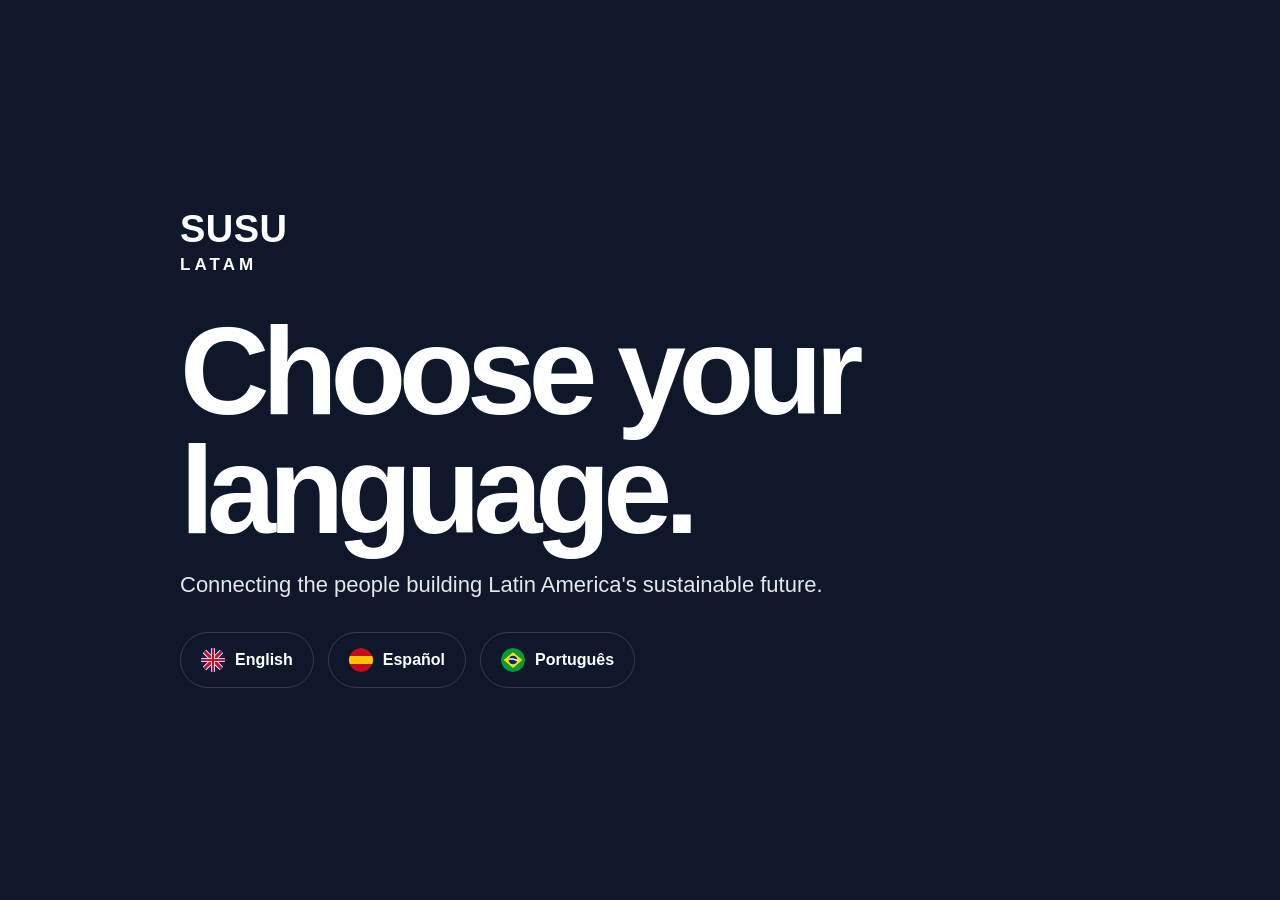
<file: index.html>
<!doctype html><html lang="en"><head><meta charset="utf-8"><meta name="viewport" content="width=device-width, initial-scale=1"><title>SUSU LATAM</title><link rel="icon" href="assets/favicon.svg" type="image/svg+xml"><link rel="stylesheet" href="style.css"></head><body><main class="language-home"><div class="language-box"><div class="logo-mark"><span>SUSU</span><small>LATAM</small></div><h1>Choose your language.</h1><p>Connecting the people building Latin America's sustainable future.</p><div class="language-options"><a href="en/"><img src="assets/flags/gb.svg" alt="English"> English</a><a href="es/"><img src="assets/flags/es.svg" alt="Español"> Español</a><a href="pt/"><img src="assets/flags/br.svg" alt="Português"> Português</a></div></div></main></body></html>
</file>
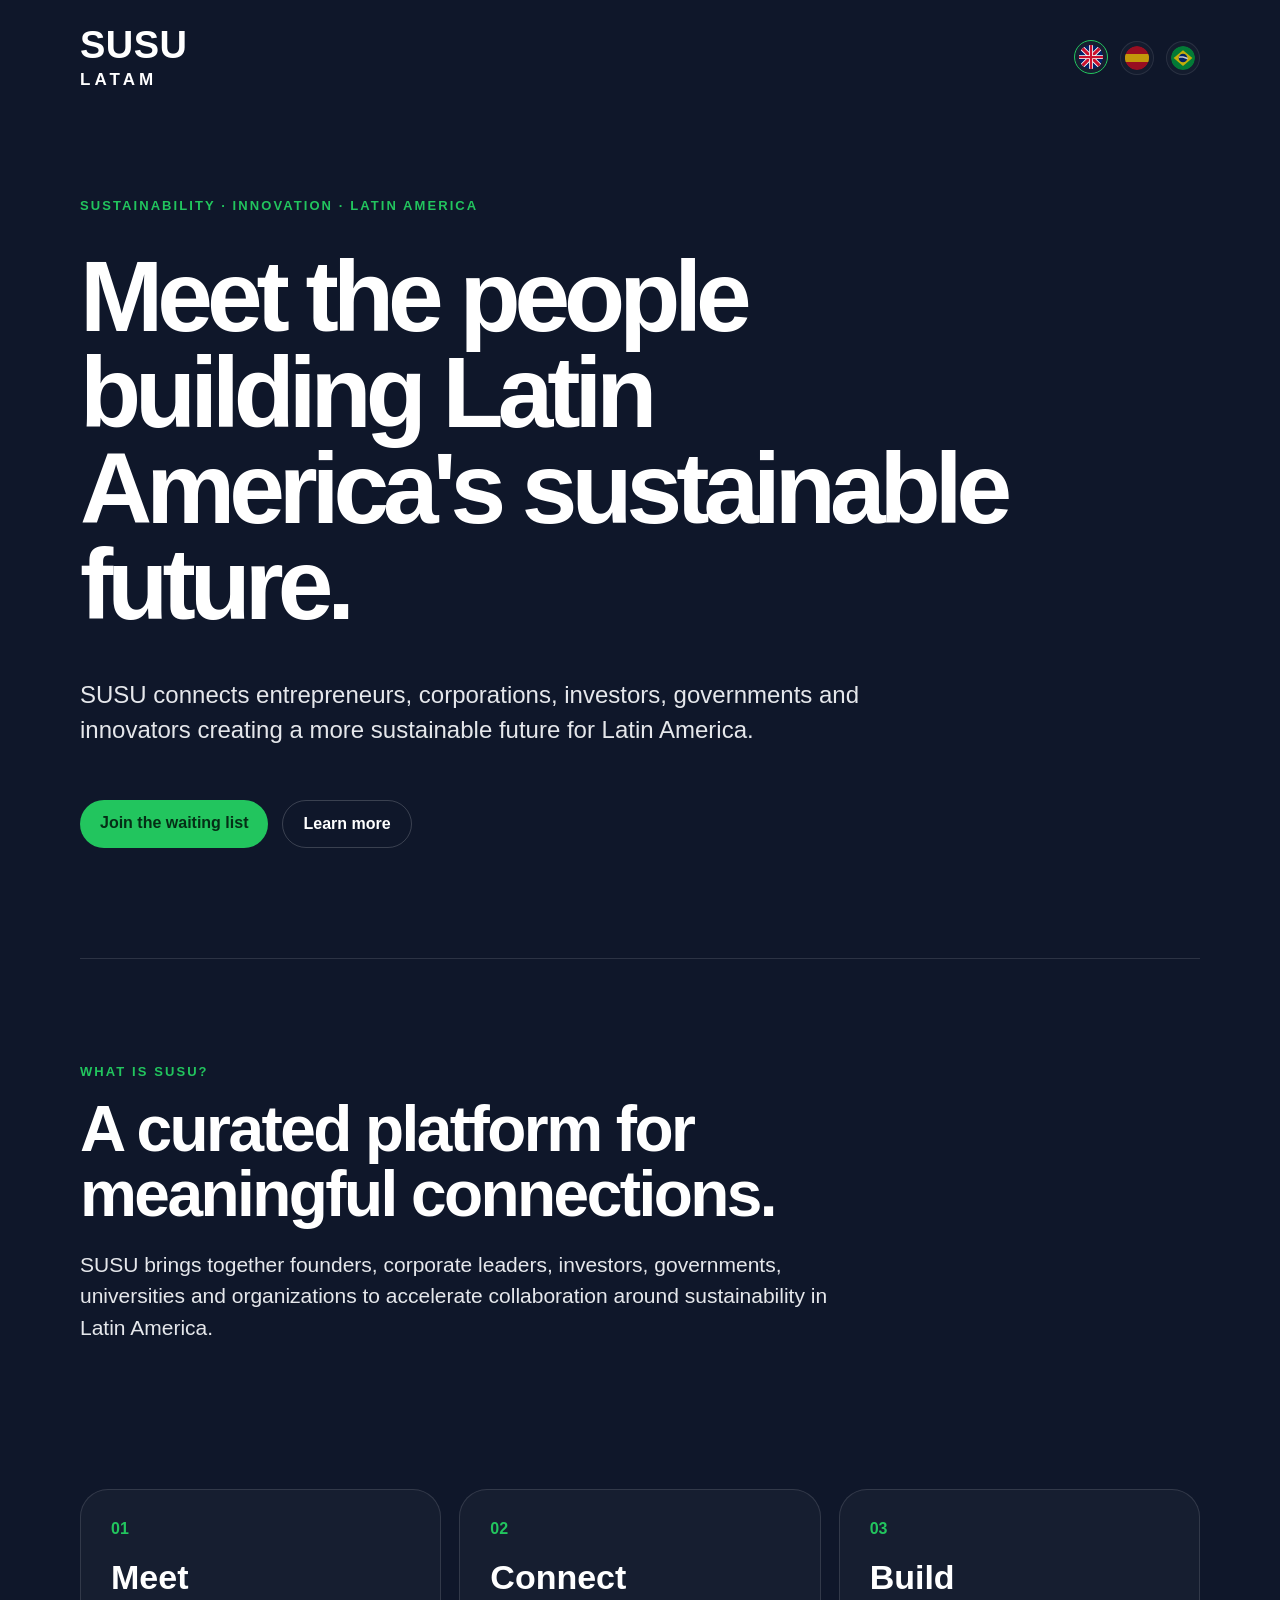
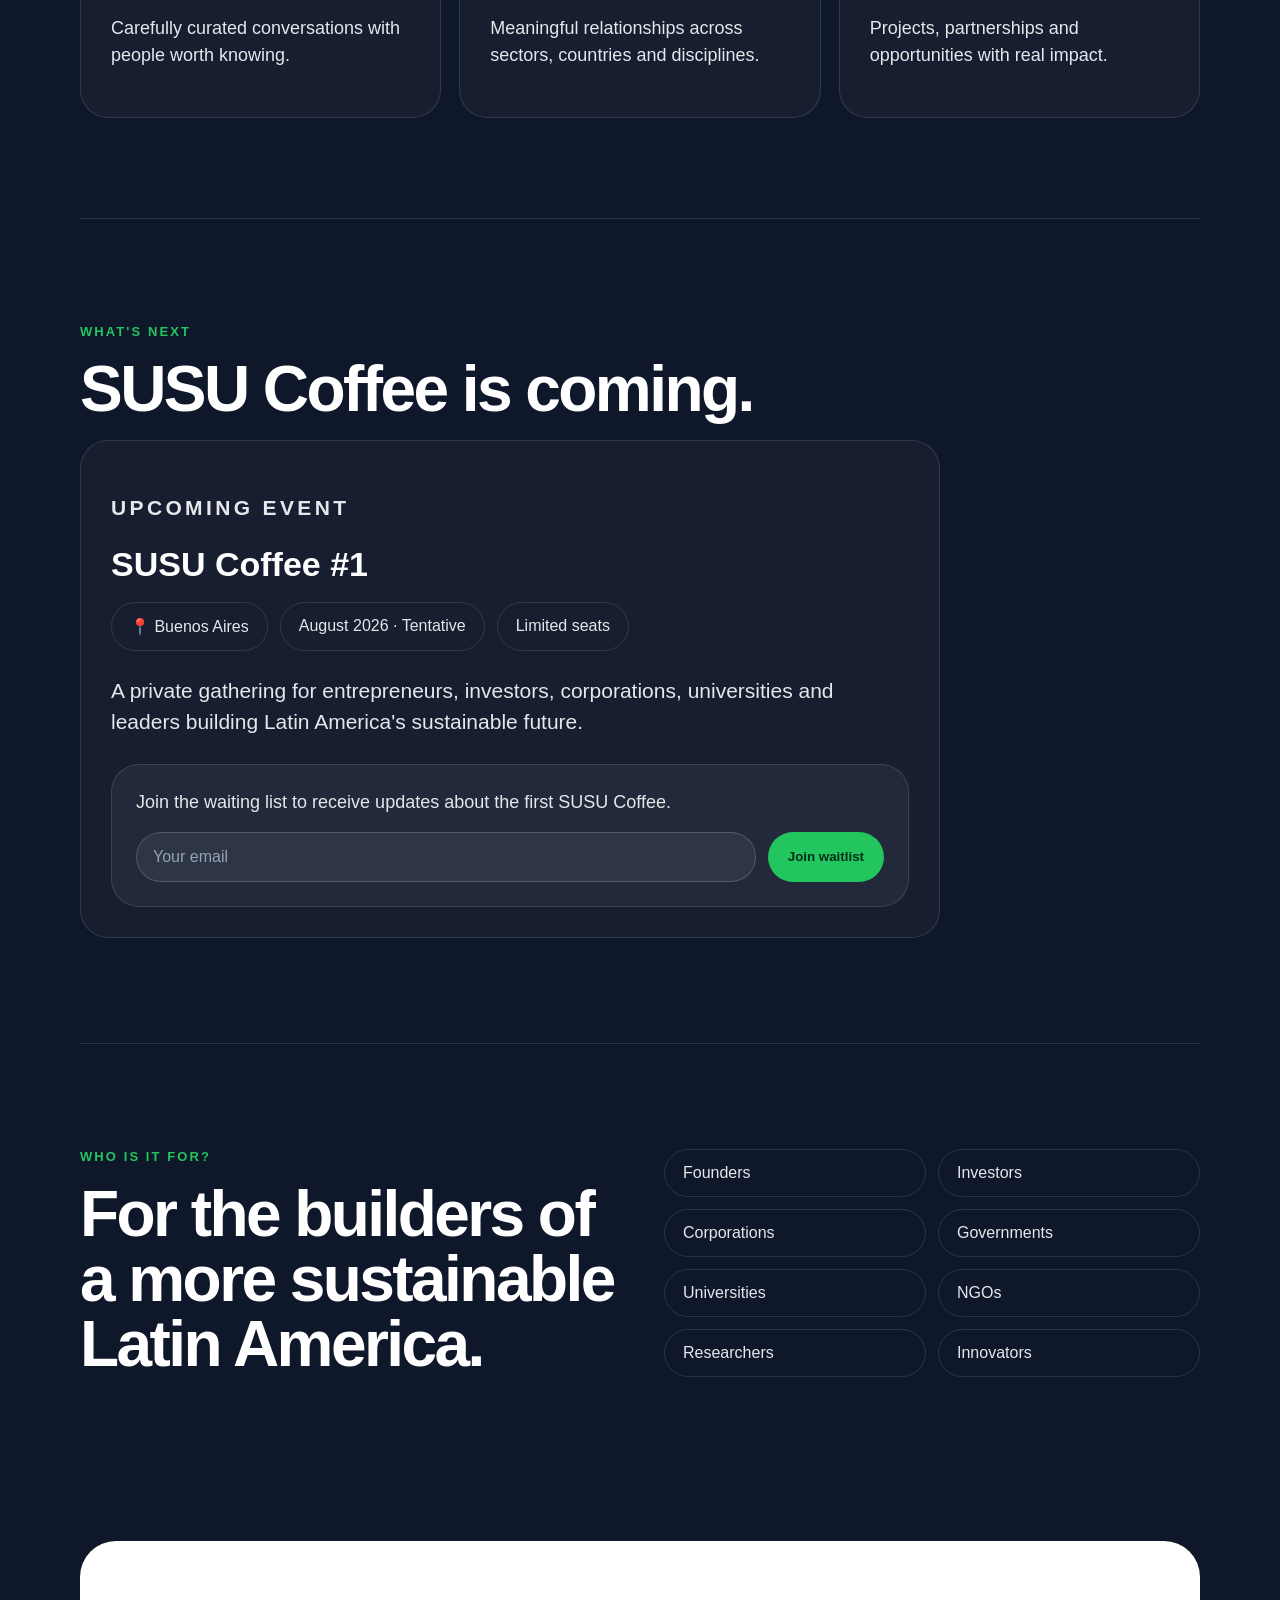
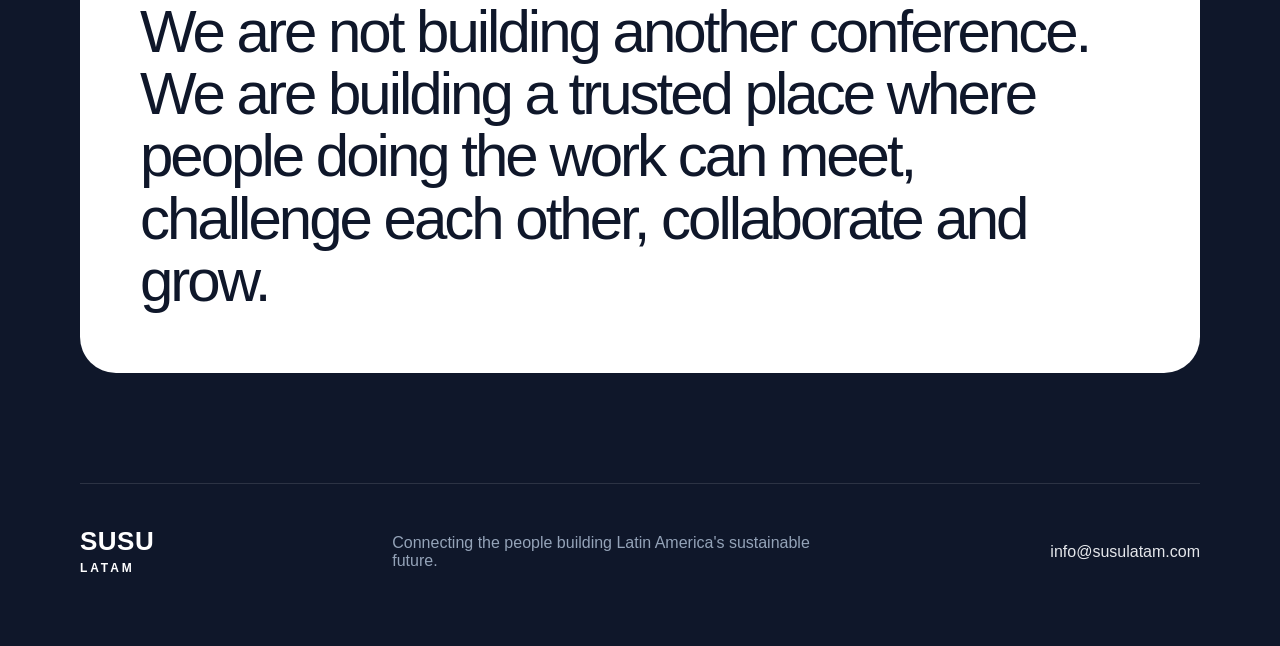
<file: en/index.html>
<!doctype html><html lang="en"><head><meta charset="utf-8"><meta name="viewport" content="width=device-width, initial-scale=1"><title>SUSU LATAM</title><meta name="description" content="SUSU connects entrepreneurs, corporations, investors, governments and innovators creating a more sustainable future for Latin America."><meta property="og:title" content="SUSU LATAM"><meta property="og:description" content="SUSU connects entrepreneurs, corporations, investors, governments and innovators creating a more sustainable future for Latin America."><meta property="og:type" content="website"><meta property="og:image" content="../assets/og-image.svg"><link rel="icon" href="../assets/favicon.svg" type="image/svg+xml"><link rel="stylesheet" href="../style.css"></head><body><header class="nav"><a class="logo-mark" href="../"><span>SUSU</span><small>LATAM</small></a><nav class="lang"><a class="active" href="../en/"><img src="../assets/flags/gb.svg" alt="English"></a><a class="" href="../es/"><img src="../assets/flags/es.svg" alt="Español"></a><a class="" href="../pt/"><img src="../assets/flags/br.svg" alt="Português"></a></nav></header><main><section class="hero"><p class="eyebrow">Sustainability · Innovation · Latin America</p><h1>Meet the people building Latin America's sustainable future.</h1><p class="subtitle">SUSU connects entrepreneurs, corporations, investors, governments and innovators creating a more sustainable future for Latin America.</p><div class="cta-row"><a class="button" href="#waitlist">Join the waiting list</a><a class="button secondary" href="#about">Learn more</a></div></section><section id="about" class="section"><div class="section-label">What is SUSU?</div><h2>A curated platform for meaningful connections.</h2><p>SUSU brings together founders, corporate leaders, investors, governments, universities and organizations to accelerate collaboration around sustainability in Latin America.</p></section><section class="cards"><article><span>01</span><h3>Meet</h3><p>Carefully curated conversations with people worth knowing.</p></article><article><span>02</span><h3>Connect</h3><p>Meaningful relationships across sectors, countries and disciplines.</p></article><article><span>03</span><h3>Build</h3><p>Projects, partnerships and opportunities with real impact.</p></article></section><section id="events" class="section"><div class="section-label">What's next</div><h2>SUSU Coffee is coming.</h2><div class="event-card"><p class="eyebrow">Upcoming event</p><h3>SUSU Coffee #1</h3><div class="event-meta"><span>📍 Buenos Aires</span><span>August 2026 · Tentative</span><span>Limited seats</span></div><p>A private gathering for entrepreneurs, investors, corporations, universities and leaders building Latin America's sustainable future.</p><div id="waitlist" class="waitlist-box"><p>Join the waiting list to receive updates about the first SUSU Coffee.</p><form class="waitlist-form" action="https://forms.gle/YQpwiHDhgTH37HHL8" method="get" target="_blank"><input type="email" placeholder="Your email" aria-label="Email"><button class="button" type="submit">Join waitlist</button></form></div></div></section><section class="section split"><div><div class="section-label">Who is it for?</div><h2>For the builders of a more sustainable Latin America.</h2></div><ul class="audience"><li>Founders</li><li>Investors</li><li>Corporations</li><li>Governments</li><li>Universities</li><li>NGOs</li><li>Researchers</li><li>Innovators</li></ul></section><section class="manifesto"><p>We are not building another conference. We are building a trusted place where people doing the work can meet, challenge each other, collaborate and grow.</p></section></main><footer><div class="logo-mark footer"><span>SUSU</span><small>LATAM</small></div><p>Connecting the people building Latin America's sustainable future.</p><a href="mailto:info@susulatam.com">info@susulatam.com</a></footer></body></html>
</file>
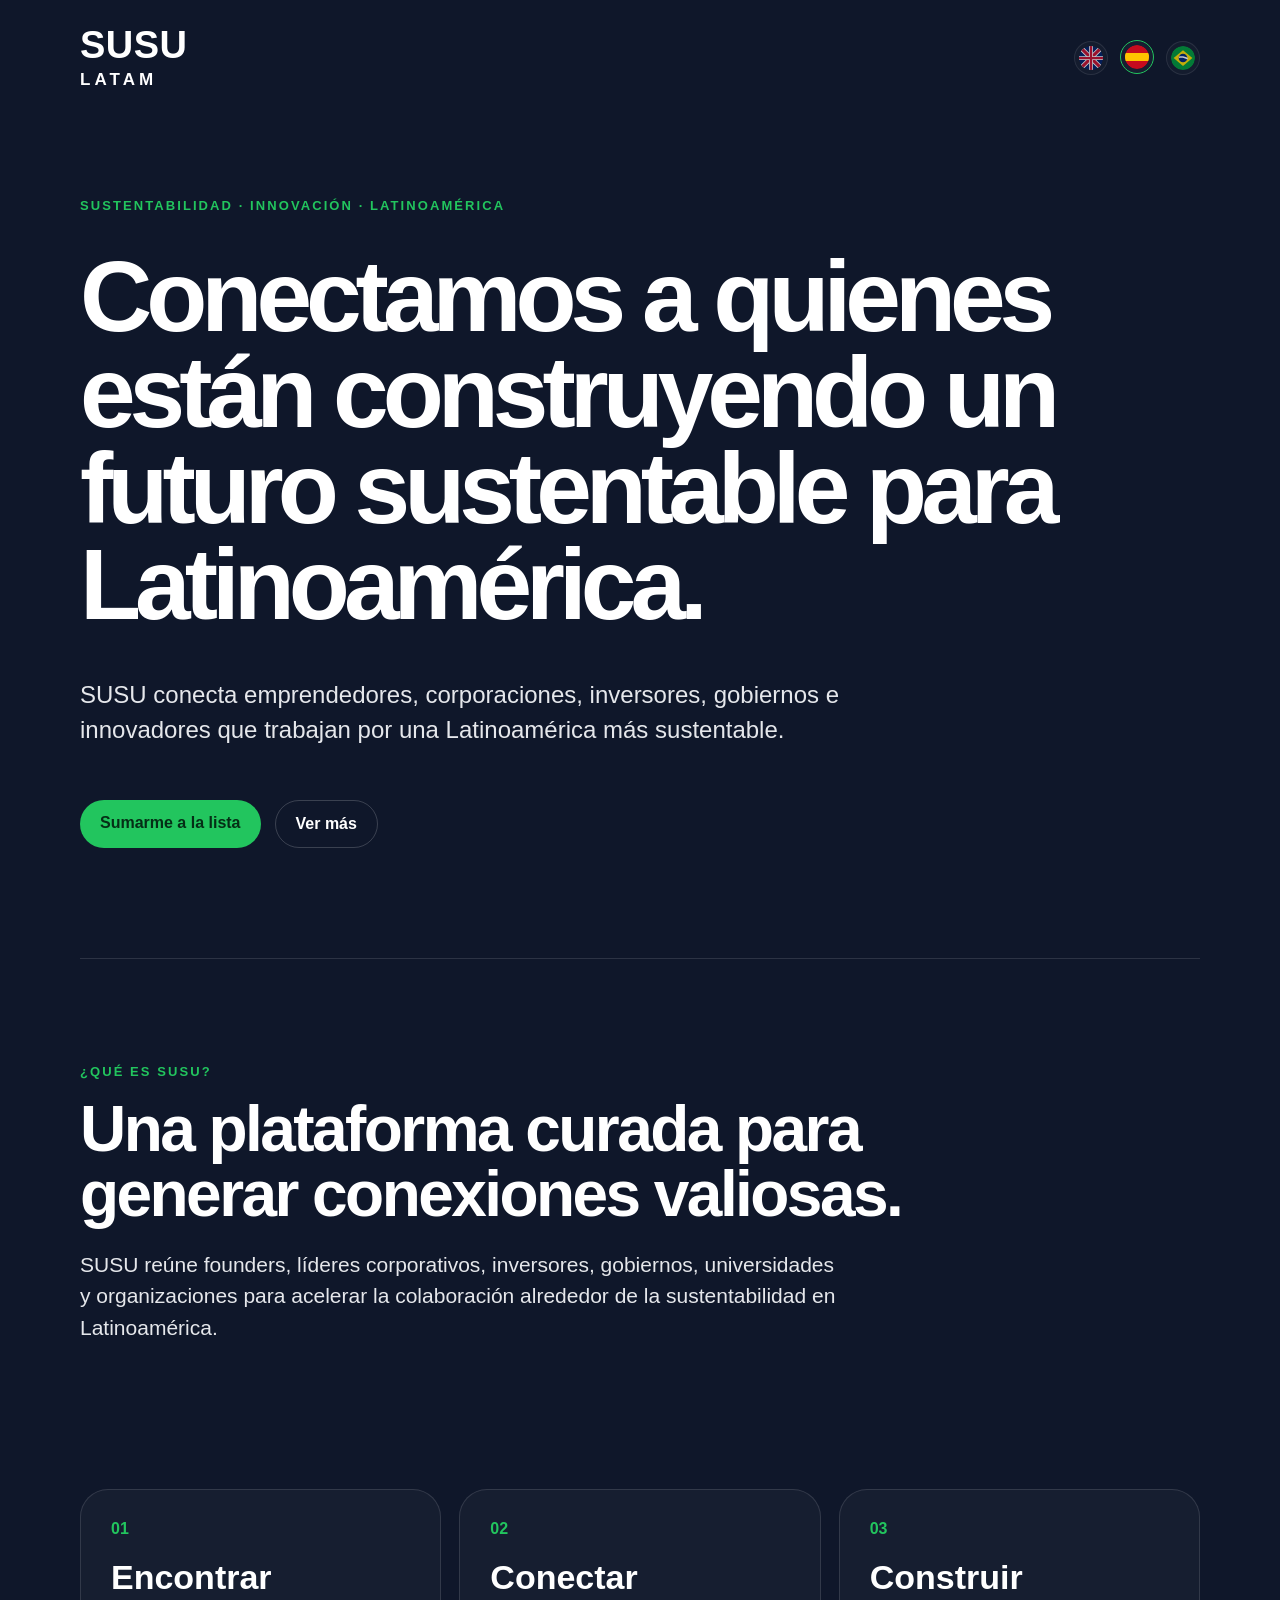
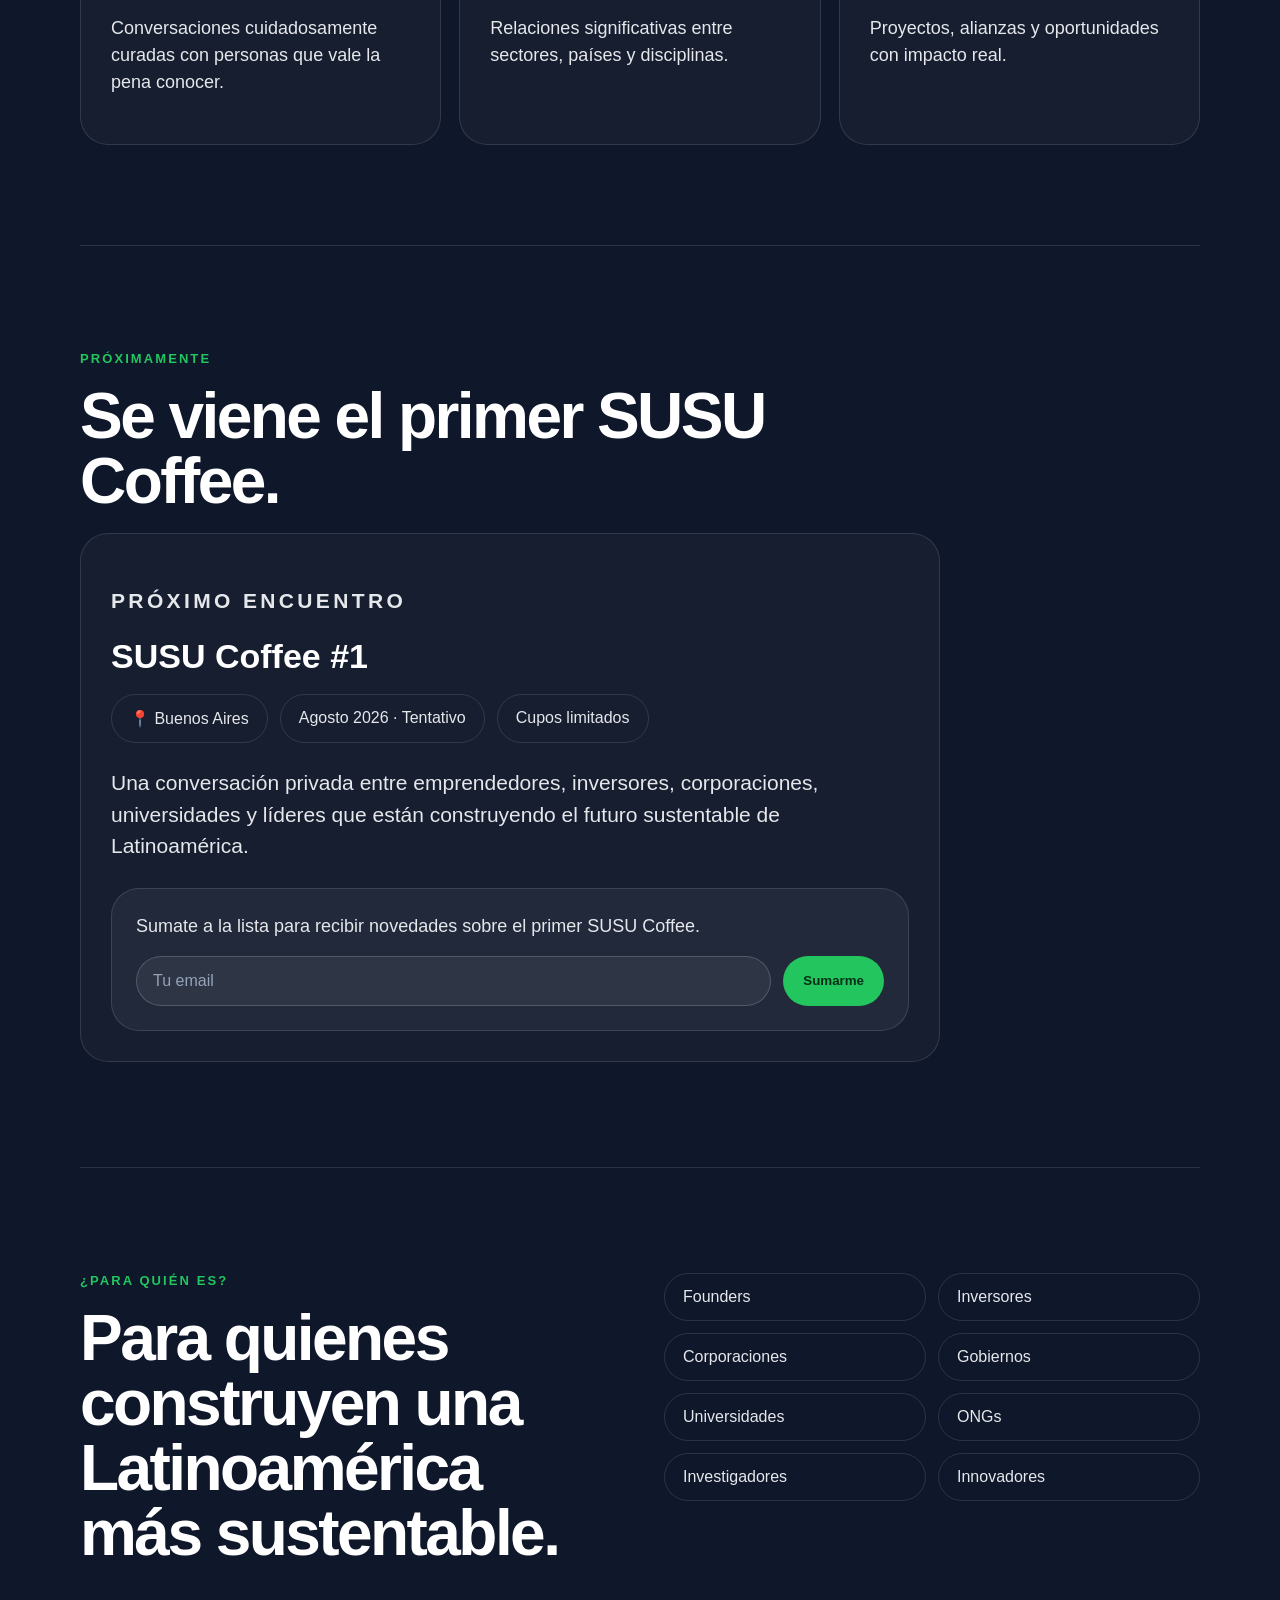
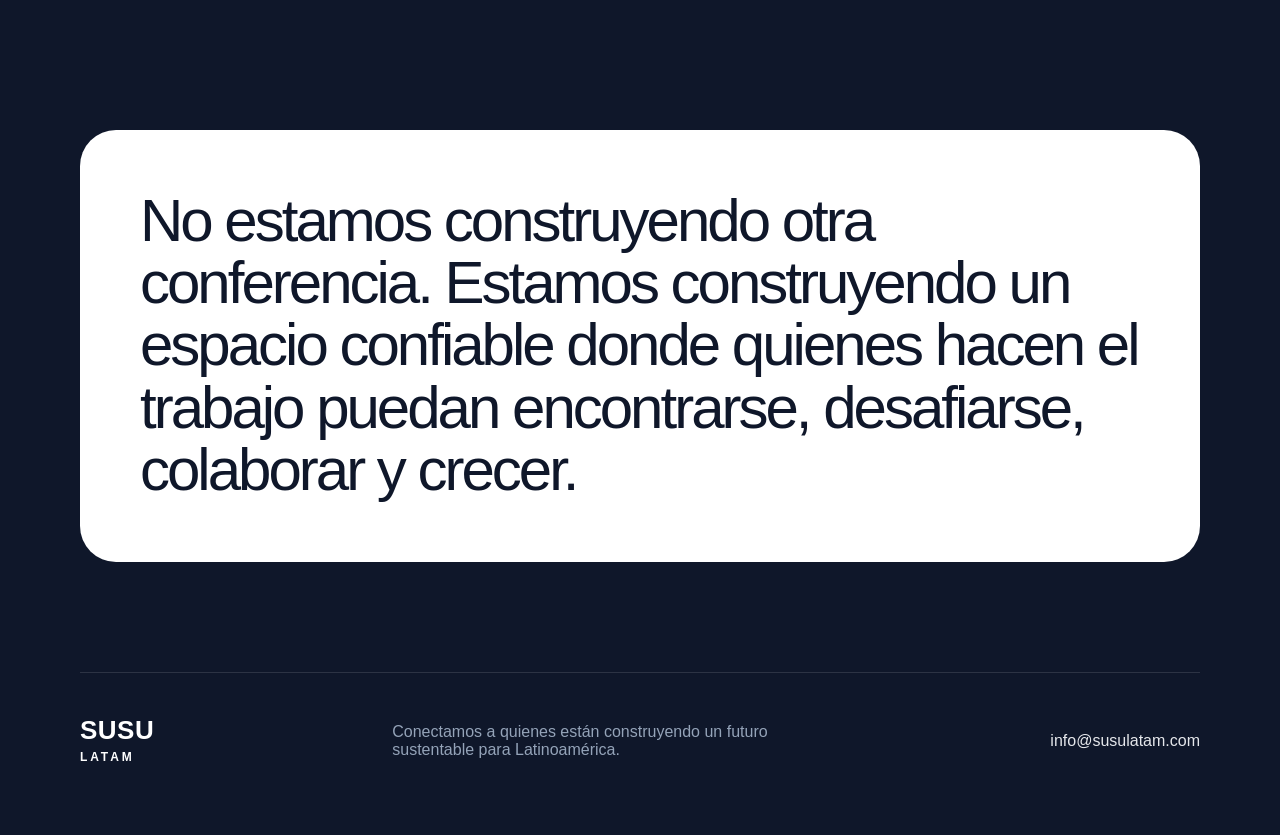
<file: es/index.html>
<!doctype html><html lang="es"><head><meta charset="utf-8"><meta name="viewport" content="width=device-width, initial-scale=1"><title>SUSU LATAM</title><meta name="description" content="SUSU conecta emprendedores, corporaciones, inversores, gobiernos e innovadores que trabajan por una Latinoamérica más sustentable."><meta property="og:title" content="SUSU LATAM"><meta property="og:description" content="SUSU conecta emprendedores, corporaciones, inversores, gobiernos e innovadores que trabajan por una Latinoamérica más sustentable."><meta property="og:type" content="website"><meta property="og:image" content="../assets/og-image.svg"><link rel="icon" href="../assets/favicon.svg" type="image/svg+xml"><link rel="stylesheet" href="../style.css"></head><body><header class="nav"><a class="logo-mark" href="../"><span>SUSU</span><small>LATAM</small></a><nav class="lang"><a class="" href="../en/"><img src="../assets/flags/gb.svg" alt="English"></a><a class="active" href="../es/"><img src="../assets/flags/es.svg" alt="Español"></a><a class="" href="../pt/"><img src="../assets/flags/br.svg" alt="Português"></a></nav></header><main><section class="hero"><p class="eyebrow">Sustentabilidad · Innovación · Latinoamérica</p><h1>Conectamos a quienes están construyendo un futuro sustentable para Latinoamérica.</h1><p class="subtitle">SUSU conecta emprendedores, corporaciones, inversores, gobiernos e innovadores que trabajan por una Latinoamérica más sustentable.</p><div class="cta-row"><a class="button" href="#waitlist">Sumarme a la lista</a><a class="button secondary" href="#about">Ver más</a></div></section><section id="about" class="section"><div class="section-label">¿Qué es SUSU?</div><h2>Una plataforma curada para generar conexiones valiosas.</h2><p>SUSU reúne founders, líderes corporativos, inversores, gobiernos, universidades y organizaciones para acelerar la colaboración alrededor de la sustentabilidad en Latinoamérica.</p></section><section class="cards"><article><span>01</span><h3>Encontrar</h3><p>Conversaciones cuidadosamente curadas con personas que vale la pena conocer.</p></article><article><span>02</span><h3>Conectar</h3><p>Relaciones significativas entre sectores, países y disciplinas.</p></article><article><span>03</span><h3>Construir</h3><p>Proyectos, alianzas y oportunidades con impacto real.</p></article></section><section id="events" class="section"><div class="section-label">Próximamente</div><h2>Se viene el primer SUSU Coffee.</h2><div class="event-card"><p class="eyebrow">Próximo encuentro</p><h3>SUSU Coffee #1</h3><div class="event-meta"><span>📍 Buenos Aires</span><span>Agosto 2026 · Tentativo</span><span>Cupos limitados</span></div><p>Una conversación privada entre emprendedores, inversores, corporaciones, universidades y líderes que están construyendo el futuro sustentable de Latinoamérica.</p><div id="waitlist" class="waitlist-box"><p>Sumate a la lista para recibir novedades sobre el primer SUSU Coffee.</p><form class="waitlist-form" action="https://forms.gle/YQpwiHDhgTH37HHL8" method="get" target="_blank"><input type="email" placeholder="Tu email" aria-label="Email"><button class="button" type="submit">Sumarme</button></form></div></div></section><section class="section split"><div><div class="section-label">¿Para quién es?</div><h2>Para quienes construyen una Latinoamérica más sustentable.</h2></div><ul class="audience"><li>Founders</li><li>Inversores</li><li>Corporaciones</li><li>Gobiernos</li><li>Universidades</li><li>ONGs</li><li>Investigadores</li><li>Innovadores</li></ul></section><section class="manifesto"><p>No estamos construyendo otra conferencia. Estamos construyendo un espacio confiable donde quienes hacen el trabajo puedan encontrarse, desafiarse, colaborar y crecer.</p></section></main><footer><div class="logo-mark footer"><span>SUSU</span><small>LATAM</small></div><p>Conectamos a quienes están construyendo un futuro sustentable para Latinoamérica.</p><a href="mailto:info@susulatam.com">info@susulatam.com</a></footer></body></html>
</file>
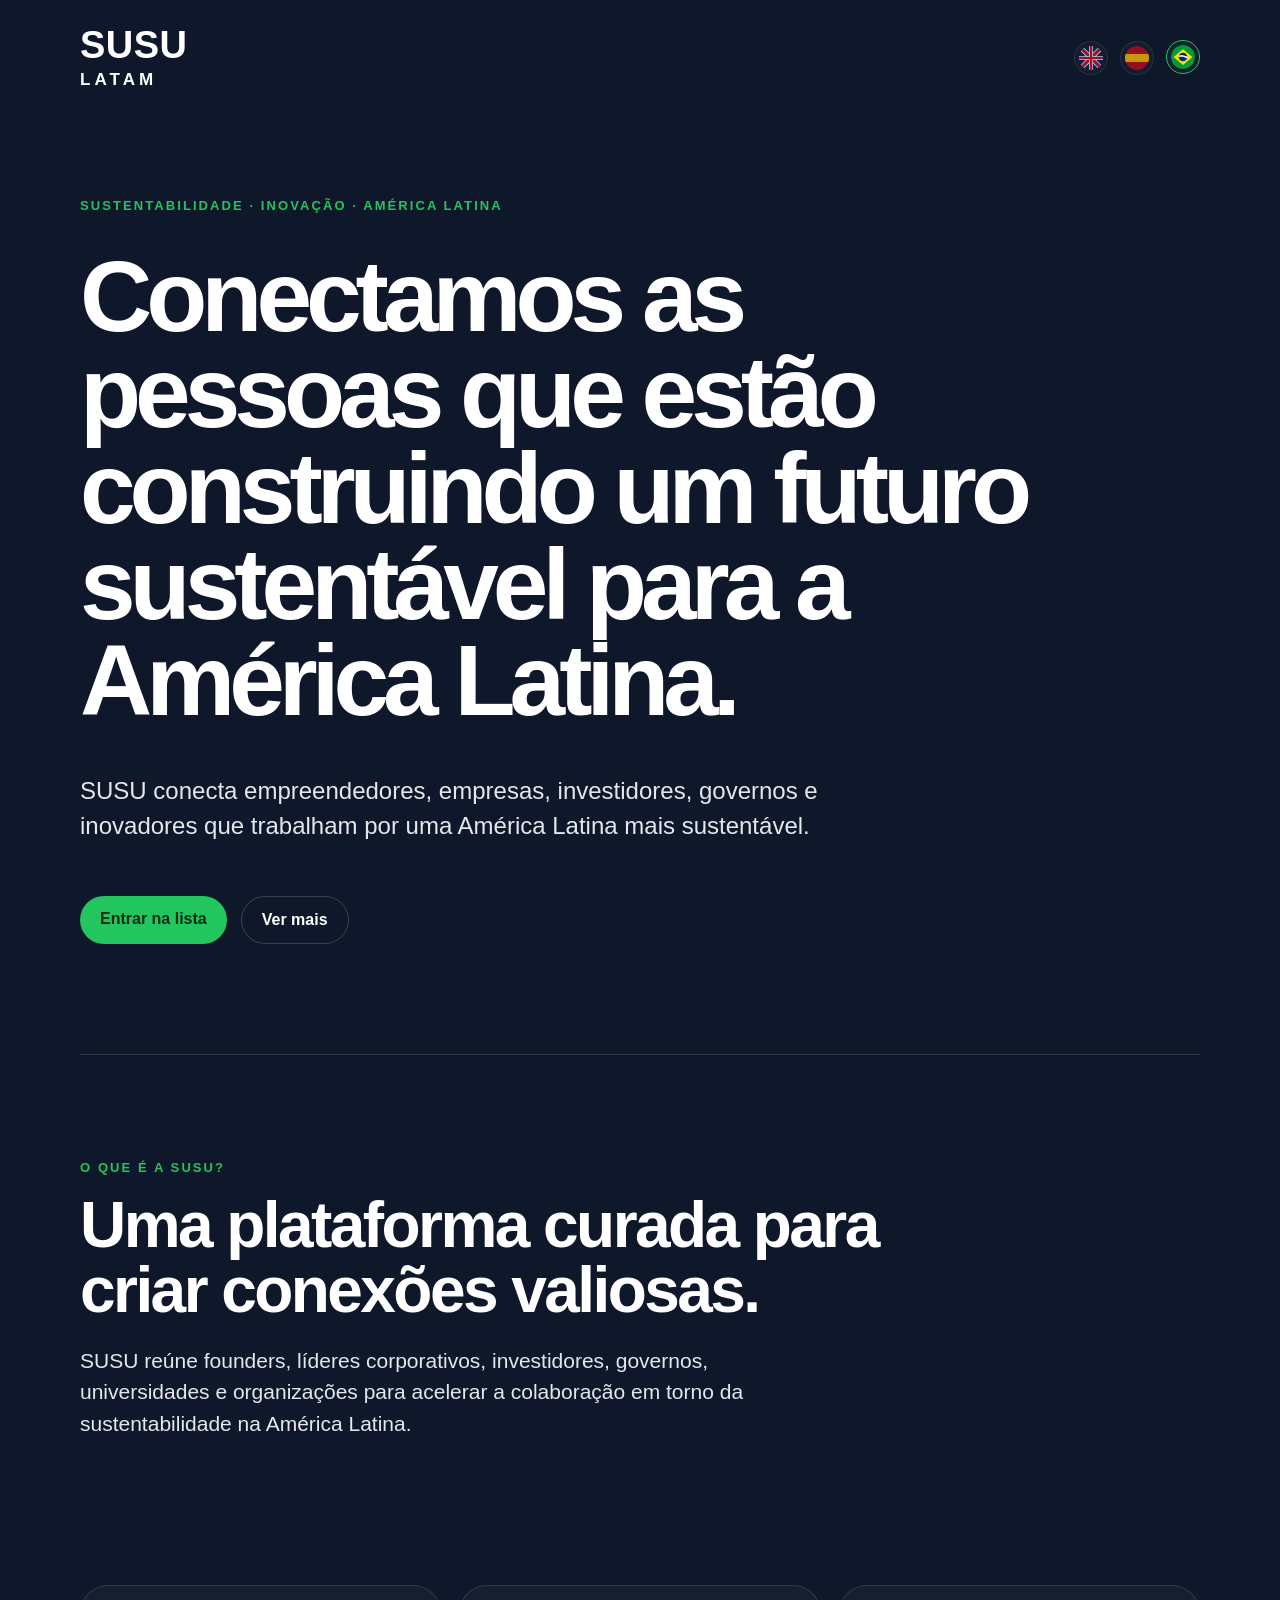
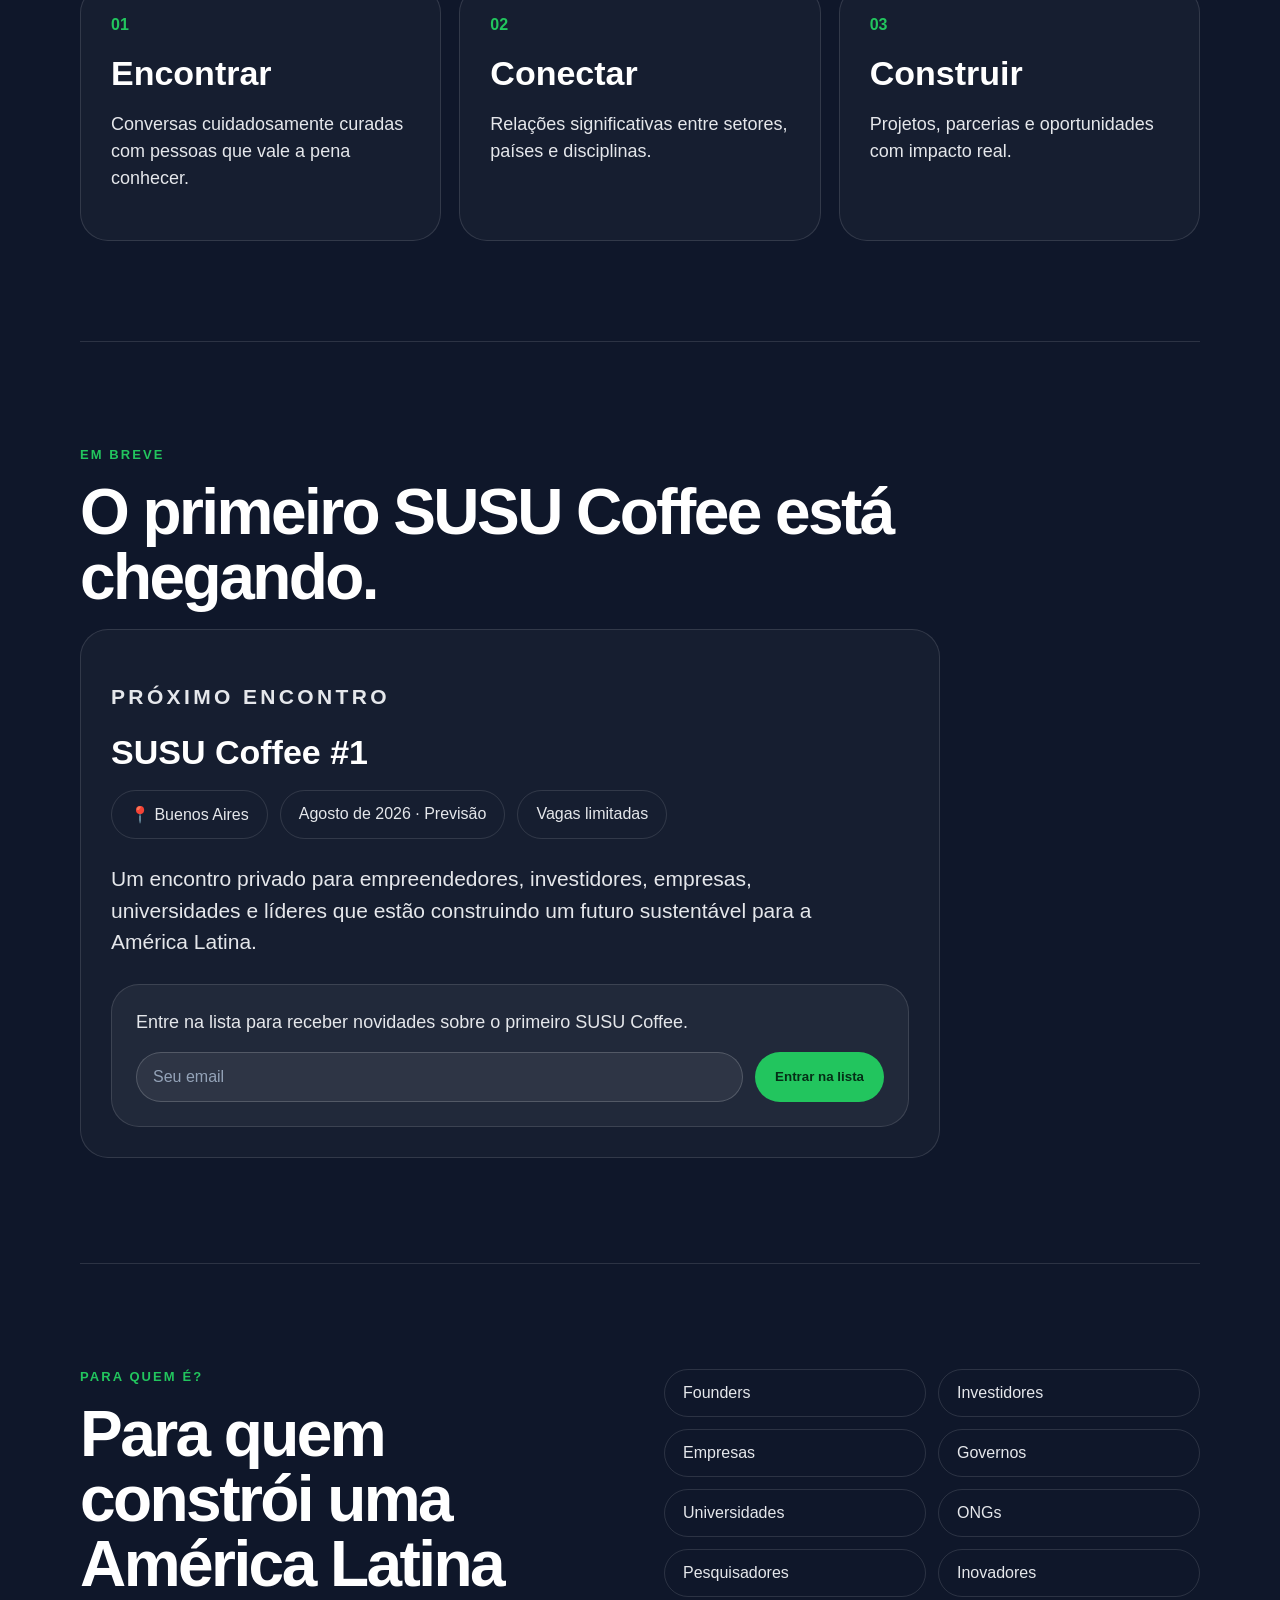
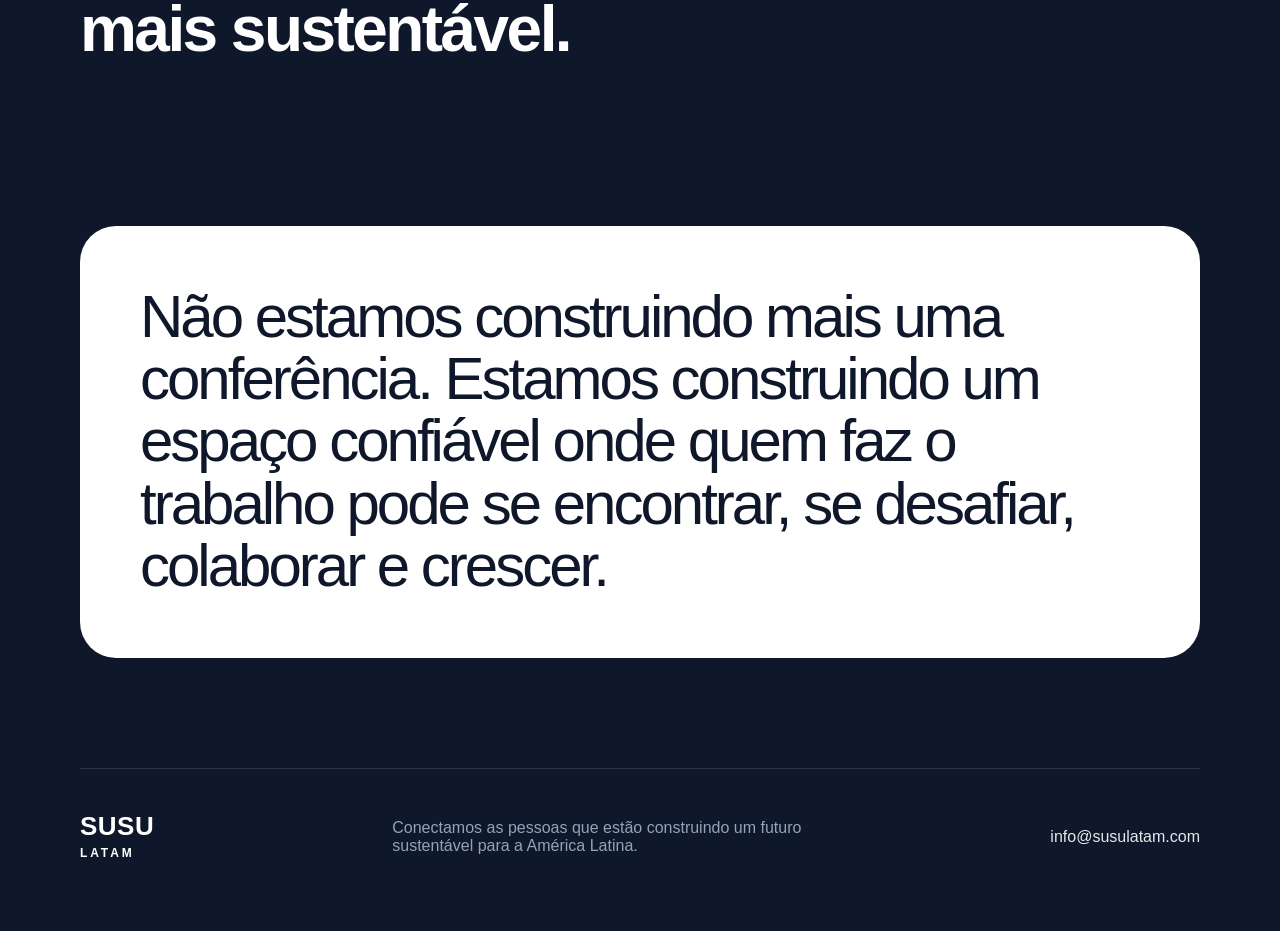
<file: pt/index.html>
<!doctype html><html lang="pt"><head><meta charset="utf-8"><meta name="viewport" content="width=device-width, initial-scale=1"><title>SUSU LATAM</title><meta name="description" content="SUSU conecta empreendedores, empresas, investidores, governos e inovadores que trabalham por uma América Latina mais sustentável."><meta property="og:title" content="SUSU LATAM"><meta property="og:description" content="SUSU conecta empreendedores, empresas, investidores, governos e inovadores que trabalham por uma América Latina mais sustentável."><meta property="og:type" content="website"><meta property="og:image" content="../assets/og-image.svg"><link rel="icon" href="../assets/favicon.svg" type="image/svg+xml"><link rel="stylesheet" href="../style.css"></head><body><header class="nav"><a class="logo-mark" href="../"><span>SUSU</span><small>LATAM</small></a><nav class="lang"><a class="" href="../en/"><img src="../assets/flags/gb.svg" alt="English"></a><a class="" href="../es/"><img src="../assets/flags/es.svg" alt="Español"></a><a class="active" href="../pt/"><img src="../assets/flags/br.svg" alt="Português"></a></nav></header><main><section class="hero"><p class="eyebrow">Sustentabilidade · Inovação · América Latina</p><h1>Conectamos as pessoas que estão construindo um futuro sustentável para a América Latina.</h1><p class="subtitle">SUSU conecta empreendedores, empresas, investidores, governos e inovadores que trabalham por uma América Latina mais sustentável.</p><div class="cta-row"><a class="button" href="#waitlist">Entrar na lista</a><a class="button secondary" href="#about">Ver mais</a></div></section><section id="about" class="section"><div class="section-label">O que é a SUSU?</div><h2>Uma plataforma curada para criar conexões valiosas.</h2><p>SUSU reúne founders, líderes corporativos, investidores, governos, universidades e organizações para acelerar a colaboração em torno da sustentabilidade na América Latina.</p></section><section class="cards"><article><span>01</span><h3>Encontrar</h3><p>Conversas cuidadosamente curadas com pessoas que vale a pena conhecer.</p></article><article><span>02</span><h3>Conectar</h3><p>Relações significativas entre setores, países e disciplinas.</p></article><article><span>03</span><h3>Construir</h3><p>Projetos, parcerias e oportunidades com impacto real.</p></article></section><section id="events" class="section"><div class="section-label">Em breve</div><h2>O primeiro SUSU Coffee está chegando.</h2><div class="event-card"><p class="eyebrow">Próximo encontro</p><h3>SUSU Coffee #1</h3><div class="event-meta"><span>📍 Buenos Aires</span><span>Agosto de 2026 · Previsão</span><span>Vagas limitadas</span></div><p>Um encontro privado para empreendedores, investidores, empresas, universidades e líderes que estão construindo um futuro sustentável para a América Latina.</p><div id="waitlist" class="waitlist-box"><p>Entre na lista para receber novidades sobre o primeiro SUSU Coffee.</p><form class="waitlist-form" action="https://forms.gle/YQpwiHDhgTH37HHL8" method="get" target="_blank"><input type="email" placeholder="Seu email" aria-label="Email"><button class="button" type="submit">Entrar na lista</button></form></div></div></section><section class="section split"><div><div class="section-label">Para quem é?</div><h2>Para quem constrói uma América Latina mais sustentável.</h2></div><ul class="audience"><li>Founders</li><li>Investidores</li><li>Empresas</li><li>Governos</li><li>Universidades</li><li>ONGs</li><li>Pesquisadores</li><li>Inovadores</li></ul></section><section class="manifesto"><p>Não estamos construindo mais uma conferência. Estamos construindo um espaço confiável onde quem faz o trabalho pode se encontrar, se desafiar, colaborar e crescer.</p></section></main><footer><div class="logo-mark footer"><span>SUSU</span><small>LATAM</small></div><p>Conectamos as pessoas que estão construindo um futuro sustentável para a América Latina.</p><a href="mailto:info@susulatam.com">info@susulatam.com</a></footer></body></html>
</file>
<file: style.css>
/* SUSU LATAM v5 */
:root{--navy:#0F172A;--white:#FFFFFF;--green:#22C55E;--gray:#E5E7EB;--muted:#94A3B8}
*{box-sizing:border-box}html{scroll-behavior:smooth}
body{margin:0;font-family:Inter,Arial,sans-serif;background:var(--navy);color:var(--white)}
a{text-decoration:none;color:inherit}.nav{width:min(1120px,92%);margin:0 auto;padding:28px 0;display:flex;align-items:center;justify-content:space-between;gap:20px}
.logo-mark{color:#fff;line-height:.9;font-weight:900;letter-spacing:.03em;display:inline-block}.logo-mark span{display:block;font-size:38px}.logo-mark small{display:block;font-size:17px;margin-top:10px;letter-spacing:.24em}.logo-mark.footer span{font-size:26px}.logo-mark.footer small{font-size:12px}
.lang{display:flex;gap:12px;align-items:center}.lang a{display:inline-flex;width:34px;height:34px;border-radius:999px;align-items:center;justify-content:center;border:1px solid rgba(255,255,255,.12);background:rgba(255,255,255,.03);opacity:.75}.lang a:hover,.lang a.active{opacity:1;border-color:var(--green);transform:translateY(-1px)}.lang img{width:24px;height:24px;border-radius:999px;object-fit:cover}
main{width:min(1120px,92%);margin:0 auto}.hero{min-height:76vh;display:flex;flex-direction:column;justify-content:center;padding:70px 0 110px}
.eyebrow,.section-label{color:var(--green);text-transform:uppercase;letter-spacing:.16em;font-size:13px;font-weight:800}
h1{font-family:Montserrat,Inter,Arial,sans-serif;font-size:clamp(44px,8vw,100px);line-height:.96;letter-spacing:-.06em;max-width:990px;margin:22px 0}.subtitle{max-width:800px;color:var(--gray);font-size:clamp(18px,2vw,24px);line-height:1.45}
.cta-row{display:flex;gap:14px;margin-top:28px;flex-wrap:wrap}.button{background:var(--green);color:#052e16;padding:14px 20px;border-radius:999px;font-weight:900;border:0;cursor:pointer}.button.secondary{background:transparent;color:var(--white);border:1px solid rgba(255,255,255,.18)}
.section{padding:105px 0;border-top:1px solid rgba(255,255,255,.12)}.section h2{font-family:Montserrat,Inter,Arial,sans-serif;font-size:clamp(34px,5vw,64px);line-height:1.02;letter-spacing:-.04em;max-width:850px;margin:18px 0}.section p{color:var(--gray);max-width:760px;font-size:21px;line-height:1.5}
.cards{display:grid;grid-template-columns:repeat(3,1fr);gap:18px;padding:20px 0 100px}.cards article,.event-card{border:1px solid rgba(255,255,255,.12);border-radius:28px;padding:30px;background:rgba(255,255,255,.03)}.cards span{color:var(--green);font-weight:900}.cards h3,.event-card h3{font-family:Montserrat,Inter,Arial,sans-serif;font-size:34px;margin:20px 0 10px}.cards p{color:var(--gray);font-size:18px;line-height:1.5}
.split{display:grid;grid-template-columns:1fr 1fr;gap:48px;align-items:start}.audience{display:grid;grid-template-columns:1fr 1fr;gap:12px;list-style:none;padding:0;margin:0}.audience li,.event-meta span{border:1px solid rgba(255,255,255,.12);border-radius:999px;padding:14px 18px;color:var(--gray)}
.event-card{max-width:860px}.event-meta{display:flex;gap:12px;flex-wrap:wrap;margin:18px 0 24px}.waitlist-box{margin-top:26px;padding:24px;border-radius:28px;background:rgba(255,255,255,.05);border:1px solid rgba(255,255,255,.12)}.waitlist-box p{font-size:18px;margin:0 0 16px}.waitlist-form{display:flex;gap:12px;flex-wrap:wrap}.waitlist-form input{flex:1;min-width:240px;padding:15px 16px;border-radius:999px;border:1px solid rgba(255,255,255,.18);background:rgba(255,255,255,.06);color:var(--white);font-size:16px}.waitlist-form input::placeholder{color:var(--muted)}
.manifesto{margin:40px 0 110px;padding:60px;border-radius:36px;background:var(--white);color:var(--navy)}.manifesto p{font-family:Montserrat,Inter,Arial,sans-serif;font-size:clamp(30px,5vw,60px);line-height:1.04;letter-spacing:-.05em;margin:0}
footer{width:min(1120px,92%);margin:0 auto;border-top:1px solid rgba(255,255,255,.12);padding:34px 0 60px;display:flex;align-items:center;justify-content:space-between;gap:20px;color:var(--muted)}footer p{max-width:420px}footer a{color:var(--gray)}footer a:hover{color:var(--green)}
.language-home{min-height:100vh;display:flex;align-items:center;justify-content:center;padding:40px}.language-box{width:min(920px,92%)}.language-box h1{font-size:clamp(50px,10vw,124px);margin:38px 0 20px}.language-box p{color:var(--gray);font-size:22px;max-width:650px}.language-options{display:flex;gap:14px;flex-wrap:wrap;margin-top:34px}.language-options a{border:1px solid rgba(255,255,255,.16);border-radius:999px;padding:15px 20px;font-weight:800;display:flex;align-items:center;gap:10px}.language-options img{width:24px;height:24px;border-radius:999px}.language-options a:hover{border-color:var(--green);color:var(--green)}
@media(max-width:800px){.cards,.split{grid-template-columns:1fr}.hero{min-height:auto;padding:70px 0 90px}.manifesto{padding:34px}footer{flex-direction:column;align-items:flex-start}.nav{align-items:flex-start}.audience{grid-template-columns:1fr}}
</file>
